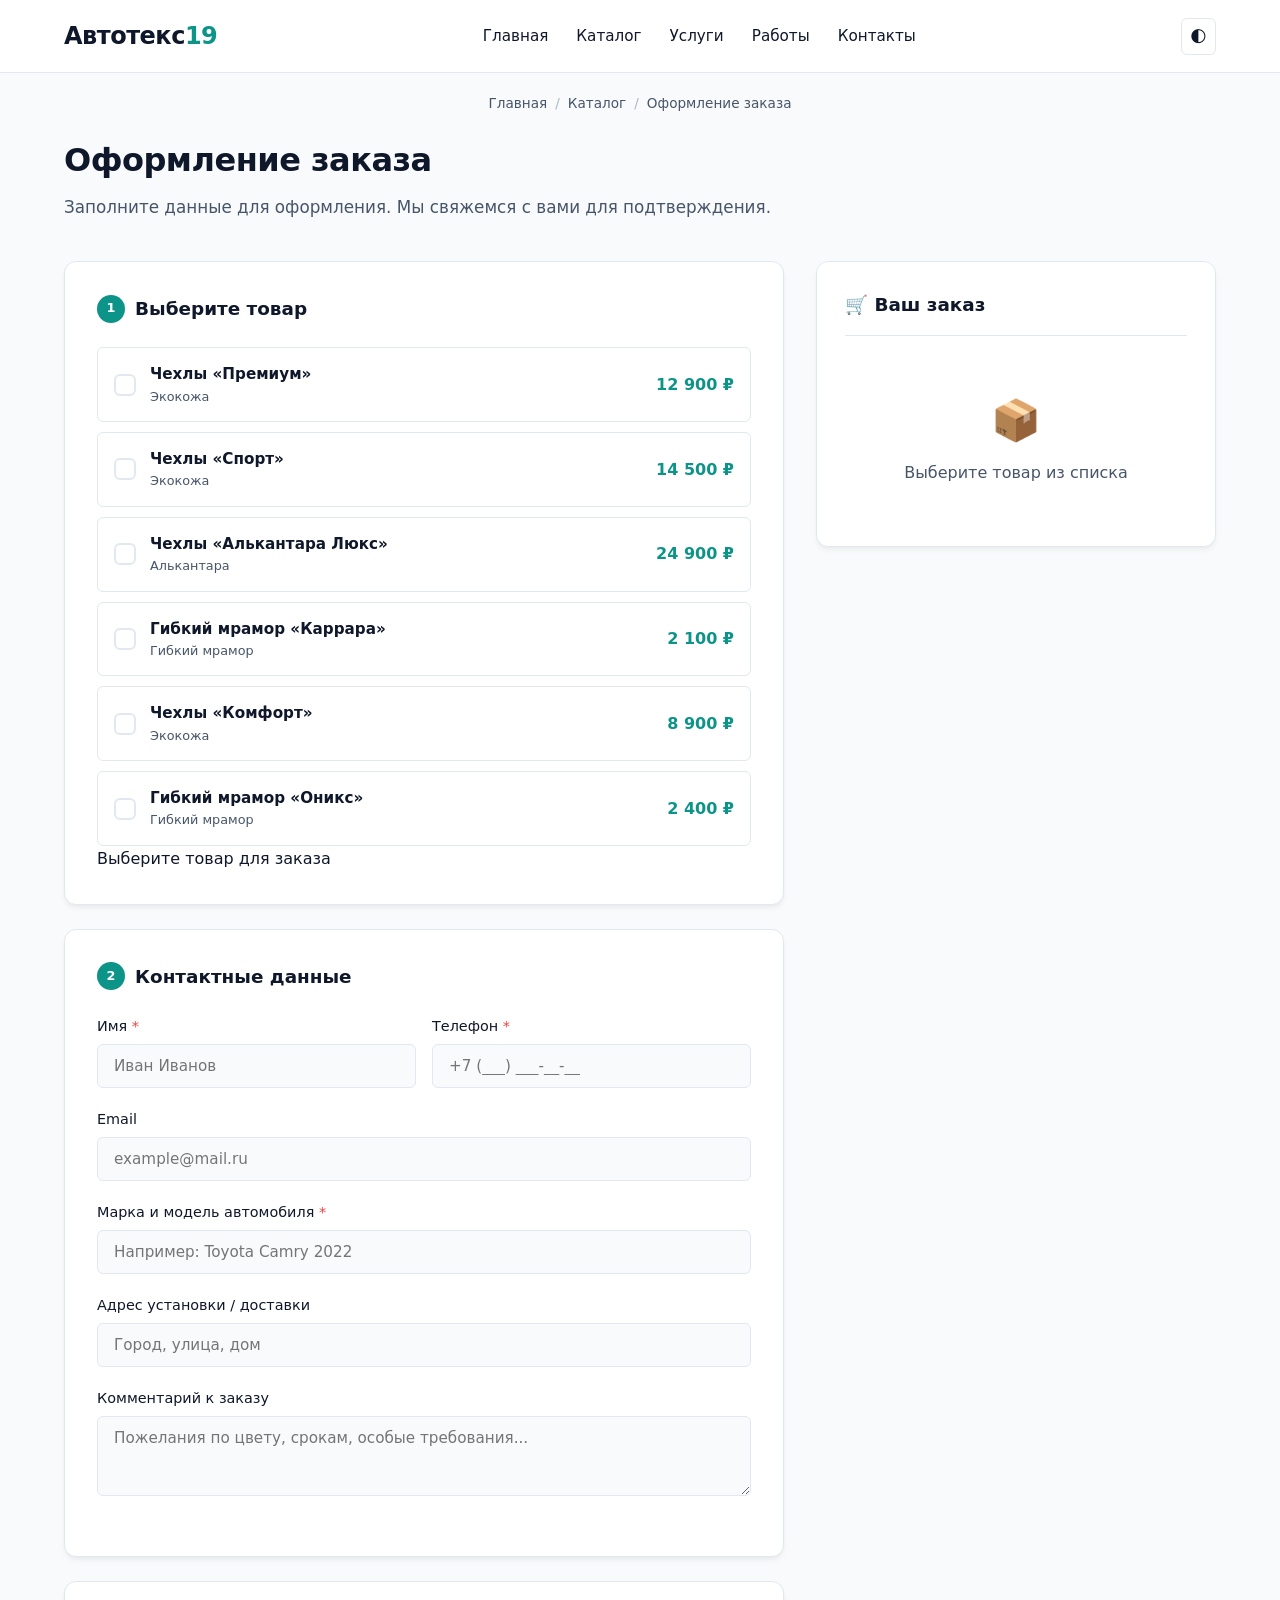
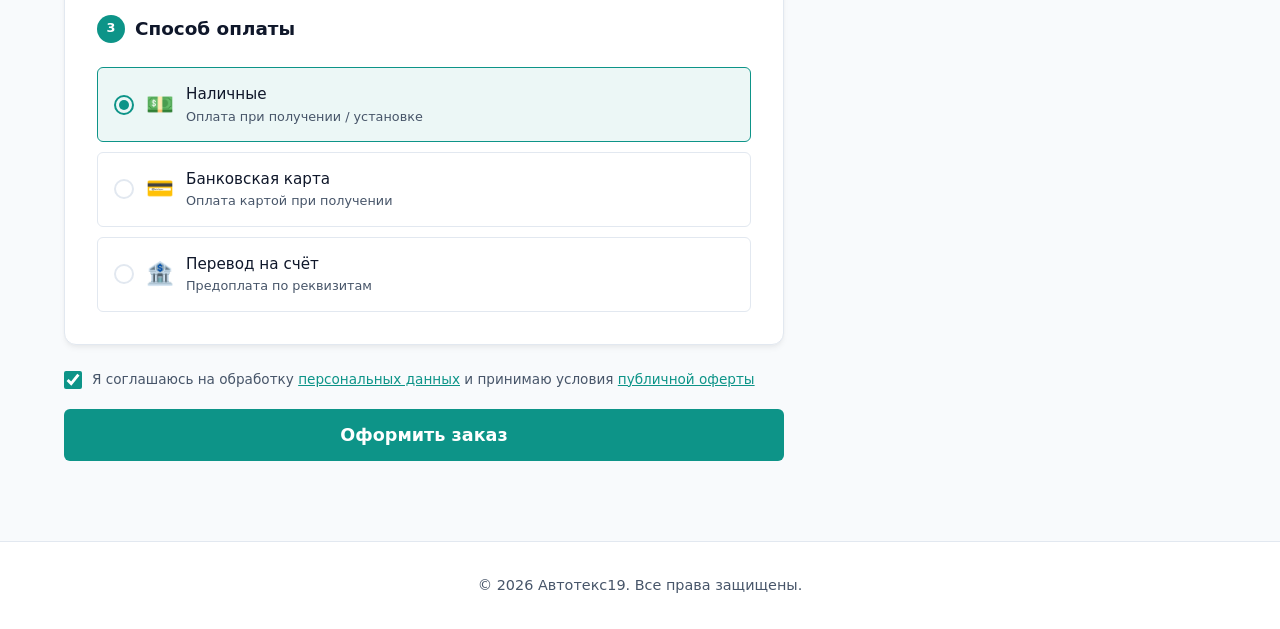
<file: checkout.html>
<!DOCTYPE html>
<html lang="ru" data-theme="light">
<head>
<meta charset="UTF-8">
<meta name="viewport" content="width=device-width, initial-scale=1.0">
<title>Оформление заказа | Автотекс19</title>
<style>
:root {
  --bg-primary: #F8FAFC;
  --bg-surface: #FFFFFF;
  --text-primary: #0F172A;
  --text-secondary: #475569;
  --accent: #0D9488;
  --accent-hover: #0F766E;
  --accent-light: rgba(13,148,136,0.08);
  --border: #E2E8F0;
  --shadow: 0 4px 6px -1px rgba(0,0,0,0.05), 0 2px 4px -1px rgba(0,0,0,0.03);
  --shadow-lg: 0 20px 25px -5px rgba(0,0,0,0.1), 0 8px 10px -6px rgba(0,0,0,0.05);
  --radius: 6px;
  --radius-lg: 12px;
  --error: #EF4444;
  --success: #10B981;
}
[data-theme="dark"] {
  --bg-primary: #0F172A;
  --bg-surface: #1E293B;
  --text-primary: #F8FAFC;
  --text-secondary: #94A3B8;
  --accent: #2DD4BF;
  --accent-hover: #14B8A6;
  --accent-light: rgba(45,212,191,0.1);
  --border: #334155;
  --shadow: 0 4px 6px -1px rgba(0,0,0,0.3);
  --shadow-lg: 0 20px 25px -5px rgba(0,0,0,0.4);
}

*, *::before, *::after { box-sizing: border-box; margin: 0; padding: 0; }
body {
  font-family: 'Inter', system-ui, -apple-system, sans-serif;
  background: var(--bg-primary);
  color: var(--text-primary);
  line-height: 1.6;
  min-height: 100vh;
  display: flex;
  flex-direction: column;
  transition: background-color 0.3s, color 0.3s;
}
a { text-decoration: none; color: inherit; transition: color 0.2s; }
a:hover { color: var(--accent); }
img { max-width: 100%; }
button { font-family: inherit; cursor: pointer; }

header {
  background: var(--bg-surface);
  border-bottom: 1px solid var(--border);
  position: sticky;
  top: 0;
  z-index: 100;
}
.nav-wrapper {
  max-width: 1200px;
  margin: 0 auto;
  padding: 0 24px;
  display: flex;
  justify-content: space-between;
  align-items: center;
  height: 72px;
}
.logo { font-size: 1.5rem; font-weight: 700; letter-spacing: -0.5px; }
.logo span { color: var(--accent); }
.nav-links { display: flex; gap: 28px; list-style: none; }
.nav-links a { font-weight: 500; font-size: 0.95rem; }
.theme-toggle {
  background: none;
  border: 1px solid var(--border);
  color: var(--text-primary);
  padding: 8px;
  border-radius: var(--radius);
  display: flex;
  align-items: center;
  justify-content: center;
  transition: all 0.2s;
  font-size: 1rem;
}
.theme-toggle:hover { border-color: var(--accent); color: var(--accent); }

.breadcrumb {
  max-width: 1200px;
  margin: 0 auto;
  padding: 20px 24px;
  font-size: 0.85rem;
  color: var(--text-secondary);
  display: flex;
  align-items: center;
  gap: 8px;
}
.breadcrumb a { color: var(--text-secondary); }
.breadcrumb a:hover { color: var(--accent); }
.breadcrumb .sep { opacity: 0.4; }

.main-content {
  max-width: 1200px;
  margin: 0 auto;
  padding: 0 24px 80px;
  width: 100%;
  flex-grow: 1;
}

.page { display: none; }
.page.active { display: block; animation: pageIn 0.4s ease; }
@keyframes pageIn {
  from { opacity: 0; transform: translateY(16px); }
  to { opacity: 1; transform: translateY(0); }
}

.checkout-title {
  font-size: 2rem;
  font-weight: 700;
  letter-spacing: -0.5px;
  margin-bottom: 8px;
}
.checkout-subtitle {
  color: var(--text-secondary);
  margin-bottom: 40px;
  font-size: 1.05rem;
}

.checkout-layout {
  display: grid;
  grid-template-columns: 1fr 400px;
  gap: 32px;
  align-items: start;
}

.form-card {
  background: var(--bg-surface);
  border: 1px solid var(--border);
  border-radius: var(--radius-lg);
  padding: 32px;
  box-shadow: var(--shadow);
}
.form-card h3 {
  font-size: 1.15rem;
  margin-bottom: 24px;
  display: flex;
  align-items: center;
  gap: 10px;
}
.form-card h3 .step-badge {
  width: 28px;
  height: 28px;
  border-radius: 50%;
  background: var(--accent);
  color: #fff;
  display: inline-flex;
  align-items: center;
  justify-content: center;
  font-size: 0.8rem;
  font-weight: 700;
  flex-shrink: 0;
}

.form-row {
  display: grid;
  grid-template-columns: 1fr 1fr;
  gap: 16px;
}

.form-group { margin-bottom: 20px; }
.form-group label {
  display: block;
  margin-bottom: 6px;
  font-weight: 500;
  font-size: 0.9rem;
}
.form-group label .required { color: var(--error); }
.form-group input,
.form-group textarea,
.form-group select {
  width: 100%;
  padding: 12px 16px;
  background: var(--bg-primary);
  border: 1px solid var(--border);
  border-radius: var(--radius);
  color: var(--text-primary);
  font-family: inherit;
  font-size: 0.95rem;
  transition: border-color 0.2s, box-shadow 0.2s;
}
.form-group input:focus,
.form-group textarea:focus,
.form-group select:focus {
  outline: none;
  border-color: var(--accent);
  box-shadow: 0 0 0 3px var(--accent-light);
}
.form-group input.error,
.form-group select.error {
  border-color: var(--error);
  box-shadow: 0 0 0 3px rgba(239,68,68,0.1);
}
.form-group .error-text {
  color: var(--error);
  font-size: 0.8rem;
  margin-top: 4px;
  display: none;
}
.form-group .error-text.visible { display: block; }
.form-group textarea { resize: vertical; min-height: 80px; }

.payment-options { display: flex; flex-direction: column; gap: 10px; }
.payment-option {
  display: flex;
  align-items: center;
  gap: 12px;
  padding: 14px 16px;
  border: 1px solid var(--border);
  border-radius: var(--radius);
  cursor: pointer;
  transition: all 0.2s;
}
.payment-option:hover { border-color: var(--accent); }
.payment-option.selected {
  border-color: var(--accent);
  background: var(--accent-light);
}
.payment-option input[type="radio"] { display: none; }
.payment-radio {
  width: 20px;
  height: 20px;
  border: 2px solid var(--border);
  border-radius: 50%;
  display: flex;
  align-items: center;
  justify-content: center;
  flex-shrink: 0;
  transition: all 0.2s;
}
.payment-option.selected .payment-radio {
  border-color: var(--accent);
}
.payment-option.selected .payment-radio::after {
  content: '';
  width: 10px;
  height: 10px;
  border-radius: 50%;
  background: var(--accent);
}
.payment-icon { font-size: 1.4rem; }
.payment-label { font-weight: 500; font-size: 0.95rem; }
.payment-desc { font-size: 0.8rem; color: var(--text-secondary); }

.summary-card {
  background: var(--bg-surface);
  border: 1px solid var(--border);
  border-radius: var(--radius-lg);
  padding: 28px;
  box-shadow: var(--shadow);
  position: sticky;
  top: 96px;
}
.summary-card h3 {
  font-size: 1.15rem;
  margin-bottom: 20px;
  padding-bottom: 16px;
  border-bottom: 1px solid var(--border);
}
.summary-item {
  display: flex;
  justify-content: space-between;
  align-items: center;
  padding: 12px 0;
  border-bottom: 1px solid var(--border);
}
.summary-item:last-of-type { border-bottom: none; }
.summary-item-info { flex: 1; }
.summary-item-name { font-weight: 600; font-size: 0.95rem; }
.summary-item-meta { font-size: 0.8rem; color: var(--text-secondary); margin-top: 2px; }
.summary-item-price { font-weight: 700; font-size: 1rem; white-space: nowrap; margin-left: 16px; }

.summary-row {
  display: flex;
  justify-content: space-between;
  padding: 8px 0;
  font-size: 0.95rem;
}
.summary-row.total {
  padding-top: 16px;
  margin-top: 8px;
  border-top: 2px solid var(--border);
  font-size: 1.2rem;
  font-weight: 700;
}
.summary-row.total .total-price { color: var(--accent); }

.summary-empty {
  text-align: center;
  padding: 32px 16px;
  color: var(--text-secondary);
}
.summary-empty .icon { font-size: 2.5rem; margin-bottom: 8px; }

.btn {
  display: inline-flex;
  align-items: center;
  justify-content: center;
  padding: 14px 28px;
  border-radius: var(--radius);
  font-weight: 600;
  font-size: 1rem;
  border: none;
  gap: 8px;
  transition: all 0.2s;
}
.btn-primary { background: var(--accent); color: #fff; }
.btn-primary:hover { background: var(--accent-hover); transform: translateY(-1px); box-shadow: var(--shadow-lg); }
.btn-primary:active { transform: translateY(0); }
.btn-secondary { background: transparent; border: 1px solid var(--border); color: var(--text-primary); }
.btn-secondary:hover { border-color: var(--accent); color: var(--accent); }
.btn-full { width: 100%; }
.btn-large { padding: 16px 32px; font-size: 1.1rem; }
.btn:disabled {
  opacity: 0.5;
  cursor: not-allowed;
  transform: none !important;
}

.checkbox-group {
  display: flex;
  align-items: flex-start;
  gap: 10px;
  margin: 20px 0;
}
.checkbox-group input[type="checkbox"] {
  width: 18px;
  height: 18px;
  margin-top: 2px;
  accent-color: var(--accent);
  flex-shrink: 0;
}
.checkbox-group label {
  font-size: 0.85rem;
  color: var(--text-secondary);
  cursor: pointer;
  line-height: 1.5;
}
.checkbox-group label a { color: var(--accent); text-decoration: underline; }

.confirm-wrapper {
  max-width: 680px;
  margin: 0 auto;
  text-align: center;
}
.confirm-icon {
  width: 100px;
  height: 100px;
  border-radius: 50%;
  background: linear-gradient(135deg, var(--accent), var(--accent-hover));
  display: flex;
  align-items: center;
  justify-content: center;
  margin: 0 auto 28px;
  font-size: 3rem;
  animation: popIn 0.5s cubic-bezier(0.175, 0.885, 0.32, 1.275);
}
@keyframes popIn {
  0% { transform: scale(0); opacity: 0; }
  100% { transform: scale(1); opacity: 1; }
}
.confirm-title {
  font-size: 2rem;
  font-weight: 700;
  margin-bottom: 8px;
  letter-spacing: -0.5px;
}
.confirm-subtitle {
  color: var(--text-secondary);
  font-size: 1.05rem;
  margin-bottom: 36px;
}
.confirm-order-number {
  display: inline-block;
  background: var(--accent-light);
  color: var(--accent);
  padding: 8px 20px;
  border-radius: 99px;
  font-weight: 700;
  font-size: 1.1rem;
  margin-bottom: 32px;
}

.confirm-details {
  background: var(--bg-surface);
  border: 1px solid var(--border);
  border-radius: var(--radius-lg);
  padding: 28px;
  text-align: left;
  box-shadow: var(--shadow);
  margin-bottom: 32px;
}
.confirm-details h3 {
  font-size: 1.1rem;
  margin-bottom: 20px;
  padding-bottom: 12px;
  border-bottom: 1px solid var(--border);
}
.confirm-row {
  display: flex;
  justify-content: space-between;
  padding: 10px 0;
  border-bottom: 1px solid var(--border);
  font-size: 0.95rem;
}
.confirm-row:last-child { border-bottom: none; }
.confirm-row .label { color: var(--text-secondary); }
.confirm-row .value { font-weight: 600; text-align: right; }
.confirm-row.total {
  font-size: 1.15rem;
  font-weight: 700;
  margin-top: 8px;
  padding-top: 14px;
  border-top: 2px solid var(--border);
  border-bottom: none;
}
.confirm-row.total .value { color: var(--accent); }

.confirm-status {
  display: inline-flex;
  align-items: center;
  gap: 6px;
  padding: 6px 14px;
  border-radius: 99px;
  font-size: 0.85rem;
  font-weight: 600;
  background: rgba(59,130,246,0.1);
  color: #3B82F6;
}

.confirm-actions {
  display: flex;
  gap: 16px;
  justify-content: center;
  flex-wrap: wrap;
}

.product-picker { display: flex; flex-direction: column; gap: 10px; }
.product-pick {
  display: flex;
  align-items: center;
  gap: 14px;
  padding: 14px 16px;
  border: 1px solid var(--border);
  border-radius: var(--radius);
  cursor: pointer;
  transition: all 0.2s;
}
.product-pick:hover { border-color: var(--accent); background: var(--accent-light); }
.product-pick.selected { border-color: var(--accent); background: var(--accent-light); }
.product-pick input[type="radio"] { display: none; }
.product-pick-check {
  width: 22px; height: 22px;
  border: 2px solid var(--border);
  border-radius: var(--radius);
  display: flex; align-items: center; justify-content: center;
  flex-shrink: 0;
  transition: all 0.2s;
}
.product-pick.selected .product-pick-check {
  border-color: var(--accent);
  background: var(--accent);
  color: #fff;
}
.product-pick.selected .product-pick-check::after { content: '✓'; font-size: 0.8rem; font-weight: 700; }
.product-pick-info { flex: 1; }
.product-pick-name { font-weight: 600; font-size: 0.95rem; }
.product-pick-cat { font-size: 0.8rem; color: var(--text-secondary); }
.product-pick-price { font-weight: 700; color: var(--accent); white-space: nowrap; }

footer {
  background: var(--bg-surface);
  border-top: 1px solid var(--border);
  padding: 32px 24px;
  text-align: center;
  color: var(--text-secondary);
  font-size: 0.9rem;
  margin-top: auto;
}

@media (max-width: 900px) {
  .checkout-layout { grid-template-columns: 1fr; }
  .summary-card { position: static; order: -1; }
  .nav-links { display: none; }
}
@media (max-width: 600px) {
  .form-row { grid-template-columns: 1fr; }
  .checkout-title { font-size: 1.5rem; }
  .form-card, .summary-card, .confirm-details { padding: 20px; }
  .confirm-actions { flex-direction: column; }
  .confirm-actions .btn { width: 100%; }
}
</style>
</head>
<body>

<header>
  <div class="nav-wrapper">
    <a href="index.html" class="logo">Автотекс<span>19</span></a>
    <ul class="nav-links">
      <li><a href="index.html">Главная</a></li>
      <li><a href="catalog.html">Каталог</a></li>
      <li><a href="services.html">Услуги</a></li>
      <li><a href="portfolio.html">Работы</a></li>
      <li><a href="contacts.html">Контакты</a></li>
    </ul>
    <button class="theme-toggle" onclick="toggleTheme()" title="Сменить тему">🌓</button>
  </div>
</header>

<div class="breadcrumb" id="breadcrumb">
  <a href="index.html">Главная</a>
  <span class="sep">/</span>
  <a href="catalog.html">Каталог</a>
  <span class="sep">/</span>
  <span id="breadcrumbCurrent">Оформление заказа</span>
</div>

<div class="main-content">
  <div class="page active" id="page-checkout">
    <h1 class="checkout-title">Оформление заказа</h1>
    <p class="checkout-subtitle">Заполните данные для оформления. Мы свяжемся с вами для подтверждения.</p>

    <div class="checkout-layout">
      <div>
        <div class="form-card" style="margin-bottom:24px;">
          <h3><span class="step-badge">1</span> Выберите товар</h3>
          <div class="product-picker" id="productPicker"></div>
          <div class="error-text" id="productError">Выберите товар для заказа</div>
        </div>
        <div class="form-card" style="margin-bottom:24px;">
          <h3><span class="step-badge">2</span> Контактные данные</h3>
          <form id="checkoutForm" novalidate>
            <div class="form-row">
              <div class="form-group">
                <label>Имя <span class="required">*</span></label>
                <input type="text" id="cName" placeholder="Иван Иванов" required>
                <div class="error-text">Введите имя</div>
              </div>
              <div class="form-group">
                <label>Телефон <span class="required">*</span></label>
                <input type="tel" id="cPhone" placeholder="+7 (___) ___-__-__" required>
                <div class="error-text">Введите телефон</div>
              </div>
            </div>
            <div class="form-group">
              <label>Email</label>
              <input type="email" id="cEmail" placeholder="example@mail.ru">
            </div>
            <div class="form-group">
              <label>Марка и модель автомобиля <span class="required">*</span></label>
              <input type="text" id="cCar" placeholder="Например: Toyota Camry 2022" required>
              <div class="error-text">Укажите автомобиль</div>
            </div>
            <div class="form-group">
              <label>Адрес установки / доставки</label>
              <input type="text" id="cAddress" placeholder="Город, улица, дом">
            </div>
            <div class="form-group">
              <label>Комментарий к заказу</label>
              <textarea id="cComment" placeholder="Пожелания по цвету, срокам, особые требования..."></textarea>
            </div>
          </form>
        </div>
        <div class="form-card" style="margin-bottom:24px;">
          <h3><span class="step-badge">3</span> Способ оплаты</h3>
          <div class="payment-options">
            <label class="payment-option selected" data-method="cash">
              <input type="radio" name="payment" value="cash" checked>
              <span class="payment-radio"></span>
              <span class="payment-icon">💵</span>
              <div>
                <div class="payment-label">Наличные</div>
                <div class="payment-desc">Оплата при получении / установке</div>
              </div>
            </label>
            <label class="payment-option" data-method="card">
              <input type="radio" name="payment" value="card">
              <span class="payment-radio"></span>
              <span class="payment-icon">💳</span>
              <div>
                <div class="payment-label">Банковская карта</div>
                <div class="payment-desc">Оплата картой при получении</div>
              </div>
            </label>
            <label class="payment-option" data-method="transfer">
              <input type="radio" name="payment" value="transfer">
              <span class="payment-radio"></span>
              <span class="payment-icon">🏦</span>
              <div>
                <div class="payment-label">Перевод на счёт</div>
                <div class="payment-desc">Предоплата по реквизитам</div>
              </div>
            </label>
          </div>
        </div>
        <div class="checkbox-group">
          <input type="checkbox" id="cAgree" checked>
          <label for="cAgree">Я соглашаюсь на обработку <a href="#">персональных данных</a> и принимаю условия <a href="#">публичной оферты</a></label>
        </div>

        <button class="btn btn-primary btn-full btn-large" onclick="submitOrder()" id="submitBtn">
          Оформить заказ
        </button>
      </div>
      <aside>
        <div class="summary-card">
          <h3>🛒 Ваш заказ</h3>
          <div id="summaryContent">
            <div class="summary-empty">
              <div class="icon">📦</div>
              <p>Выберите товар из списка</p>
            </div>
          </div>
        </div>
      </aside>
    </div>
  </div>

  <div class="page" id="page-confirm">
    <div class="confirm-wrapper">
      <div class="confirm-icon">✓</div>
      <h1 class="confirm-title">Заказ оформлен!</h1>
      <p class="confirm-subtitle">Спасибо за заказ! Мы свяжемся с вами в течение 30 минут для подтверждения.</p>
      <div class="confirm-order-number" id="confirmOrderNumber">Заказ #0000</div>

      <div class="confirm-details">
        <h3>📋 Детали заказа</h3>
        <div id="confirmDetails"></div>
      </div>

      <div class="confirm-actions">
        <a href="catalog.html" class="btn btn-primary">← Вернуться в каталог</a>
        <a href="index.html" class="btn btn-secondary">На главную</a>
      </div>
    </div>
  </div>

</div>

<footer>
  © 2026 Автотекс19. Все права защищены.
</footer>

<script>
function toggleTheme() {
  const html = document.documentElement;
  const t = html.getAttribute('data-theme') === 'dark' ? 'light' : 'dark';
  html.setAttribute('data-theme', t);
  localStorage.setItem('theme', t);
}
document.documentElement.setAttribute('data-theme', localStorage.getItem('theme') || 'light');

const DB = {
  getProducts: () => JSON.parse(localStorage.getItem('atx_products') || '[]'),
  getOrders: () => JSON.parse(localStorage.getItem('atx_orders') || '[]'),
  setOrders: (o) => localStorage.setItem('atx_orders', JSON.stringify(o)),
};

const catNames = { ecoleather: 'Экокожа', alcantara: 'Алькантара', marble: 'Гибкий мрамор' };
let products = DB.getProducts().filter(p => p.status === 'active');
if (products.length === 0) {
  products = [
    { id: 1, name: 'Чехлы «Премиум»', category: 'ecoleather', price: 12900, status: 'active' },
    { id: 2, name: 'Чехлы «Спорт»', category: 'ecoleather', price: 14500, status: 'active' },
    { id: 3, name: 'Чехлы «Алькантара Люкс»', category: 'alcantara', price: 24900, status: 'active' },
    { id: 4, name: 'Гибкий мрамор «Каррара»', category: 'marble', price: 2100, status: 'active' },
    { id: 5, name: 'Чехлы «Комфорт»', category: 'ecoleather', price: 8900, status: 'active' },
    { id: 6, name: 'Гибкий мрамор «Оникс»', category: 'marble', price: 2400, status: 'active' },
  ];
}

let selectedProduct = null;
const preselected = localStorage.getItem('atx_checkout_product');
if (preselected) {
  try {
    selectedProduct = JSON.parse(preselected);
    localStorage.removeItem('atx_checkout_product');
  } catch(e) {}
}
function renderProductPicker() {
  const picker = document.getElementById('productPicker');
  picker.innerHTML = products.map(p => `
    <label class="product-pick ${selectedProduct?.id === p.id ? 'selected' : ''}" data-id="${p.id}">
      <input type="radio" name="product" value="${p.id}" ${selectedProduct?.id === p.id ? 'checked' : ''}>
      <span class="product-pick-check"></span>
      <div class="product-pick-info">
        <div class="product-pick-name">${p.name}</div>
        <div class="product-pick-cat">${catNames[p.category] || p.category}</div>
      </div>
      <div class="product-pick-price">${formatPrice(p.price)}</div>
    </label>
  `).join('');

  picker.querySelectorAll('.product-pick').forEach(el => {
    el.addEventListener('click', () => {
      picker.querySelectorAll('.product-pick').forEach(x => x.classList.remove('selected'));
      el.classList.add('selected');
      el.querySelector('input').checked = true;
      const id = +el.dataset.id;
      selectedProduct = products.find(p => p.id === id);
      renderSummary();
      document.getElementById('productError').classList.remove('visible');
    });
  });
}

function renderSummary() {
  const el = document.getElementById('summaryContent');
  if (!selectedProduct) {
    el.innerHTML = '<div class="summary-empty"><div class="icon">📦</div><p>Выберите товар из списка</p></div>';
    return;
  }
  const delivery = 0;
  const total = selectedProduct.price + delivery;
  el.innerHTML = `
    <div class="summary-item">
      <div class="summary-item-info">
        <div class="summary-item-name">${selectedProduct.name}</div>
        <div class="summary-item-meta">${catNames[selectedProduct.category] || selectedProduct.category}</div>
      </div>
      <div class="summary-item-price">${formatPrice(selectedProduct.price)}</div>
    </div>
    <div style="padding-top:12px;">
      <div class="summary-row">
        <span>Товар</span>
        <span>${formatPrice(selectedProduct.price)}</span>
      </div>
      <div class="summary-row">
        <span>Доставка / установка</span>
        <span style="color:var(--success);">Бесплатно</span>
      </div>
      <div class="summary-row total">
        <span>Итого</span>
        <span class="total-price">${formatPrice(total)}</span>
      </div>
    </div>
  `;
}

document.querySelectorAll('.payment-option').forEach(opt => {
  opt.addEventListener('click', () => {
    document.querySelectorAll('.payment-option').forEach(o => o.classList.remove('selected'));
    opt.classList.add('selected');
    opt.querySelector('input').checked = true;
  });
});

document.getElementById('cPhone').addEventListener('input', (e) => {
  let v = e.target.value.replace(/\D/g, '');
  if (v.startsWith('7') || v.startsWith('8')) v = v.substring(1);
  let f = '+7';
  if (v.length > 0) f += ' (' + v.substring(0, 3);
  if (v.length >= 3) f += ') ' + v.substring(3, 6);
  if (v.length >= 6) f += '-' + v.substring(6, 8);
  if (v.length >= 8) f += '-' + v.substring(8, 10);
  e.target.value = f;
});

function submitOrder() {
  let valid = true;
  if (!selectedProduct) {
    document.getElementById('productError').classList.add('visible');
    valid = false;
  }
  const fields = [
    { id: 'cName', min: 2 },
    { id: 'cPhone', min: 11 },
    { id: 'cCar', min: 3 },
  ];

  fields.forEach(f => {
    const input = document.getElementById(f.id);
    const errEl = input.parentElement.querySelector('.error-text');
    const val = input.value.trim();
    if (val.length < f.min) {
      input.classList.add('error');
      if (errEl) errEl.classList.add('visible');
      valid = false;
    } else {
      input.classList.remove('error');
      if (errEl) errEl.classList.remove('visible');
    }
  });
  if (!document.getElementById('cAgree').checked) {
    alert('Пожалуйста, примите условия обработки персональных данных');
    valid = false;
  }

  if (!valid) {
    const firstErr = document.querySelector('.error, .error-text.visible');
    if (firstErr) firstErr.scrollIntoView({ behavior: 'smooth', block: 'center' });
    return;
  }
  const payment = document.querySelector('input[name="payment"]:checked').value;
  const paymentLabels = { cash: 'Наличные', card: 'Банковская карта', transfer: 'Перевод на счёт' };
  const orderId = Date.now();
  const orderData = {
    id: orderId,
    client: document.getElementById('cName').value.trim(),
    phone: document.getElementById('cPhone').value.trim(),
    email: document.getElementById('cEmail').value.trim(),
    car: document.getElementById('cCar').value.trim(),
    address: document.getElementById('cAddress').value.trim(),
    comment: document.getElementById('cComment').value.trim(),
    product: selectedProduct.name,
    productId: selectedProduct.id,
    amount: selectedProduct.price,
    payment: paymentLabels[payment],
    status: 'new',
    date: new Date().toISOString().split('T')[0],
  };
  const orders = DB.getOrders();
  orders.push(orderData);
  DB.setOrders(orders);
  showConfirmation(orderData);
}
function showConfirmation(order) {
  document.getElementById('page-checkout').classList.remove('active');
  document.getElementById('page-confirm').classList.add('active');
  document.getElementById('breadcrumbCurrent').textContent = 'Заказ оформлен';

  document.getElementById('confirmOrderNumber').textContent = `Заказ #${order.id}`;

  const paymentLabels = { cash: '💵 Наличные', card: '💳 Карта', transfer: '🏦 Перевод' };

  document.getElementById('confirmDetails').innerHTML = `
    <div class="confirm-row">
      <span class="label">Статус</span>
      <span class="value"><span class="confirm-status">⏳ Ожидает подтверждения</span></span>
    </div>
    <div class="confirm-row">
      <span class="label">Дата</span>
      <span class="value">${formatDate(order.date)}</span>
    </div>
    <div class="confirm-row">
      <span class="label">Товар</span>
      <span class="value">${order.product}</span>
    </div>
    <div class="confirm-row">
      <span class="label">Клиент</span>
      <span class="value">${order.client}</span>
    </div>
    <div class="confirm-row">
      <span class="label">Телефон</span>
      <span class="value">${order.phone}</span>
    </div>
    ${order.email ? `<div class="confirm-row"><span class="label">Email</span><span class="value">${order.email}</span></div>` : ''}
    <div class="confirm-row">
      <span class="label">Автомобиль</span>
      <span class="value">${order.car}</span>
    </div>
    ${order.address ? `<div class="confirm-row"><span class="label">Адрес</span><span class="value">${order.address}</span></div>` : ''}
    <div class="confirm-row">
      <span class="label">Оплата</span>
      <span class="value">${order.payment}</span>
    </div>
    ${order.comment ? `<div class="confirm-row"><span class="label">Комментарий</span><span class="value" style="max-width:250px;">${order.comment}</span></div>` : ''}
    <div class="confirm-row total">
      <span class="label">Итого</span>
      <span class="value">${formatPrice(order.amount)}</span>
    </div>
  `;

  window.scrollTo({ top: 0, behavior: 'smooth' });
}
function formatPrice(p) { return new Intl.NumberFormat('ru-RU').format(p) + ' ₽'; }
function formatDate(d) {
  const months = ['января','февраля','марта','апреля','мая','июня','июля','августа','сентября','октября','ноября','декабря'];
  const dt = new Date(d);
  return `${dt.getDate()} ${months[dt.getMonth()]} ${dt.getFullYear()}`;
}

renderProductPicker();
renderSummary();

document.querySelectorAll('#checkoutForm input, #checkoutForm textarea').forEach(input => {
  input.addEventListener('input', () => {
    input.classList.remove('error');
    const errEl = input.parentElement.querySelector('.error-text');
    if (errEl) errEl.classList.remove('visible');
  });
});
</script>
</body>
</html>
</file>
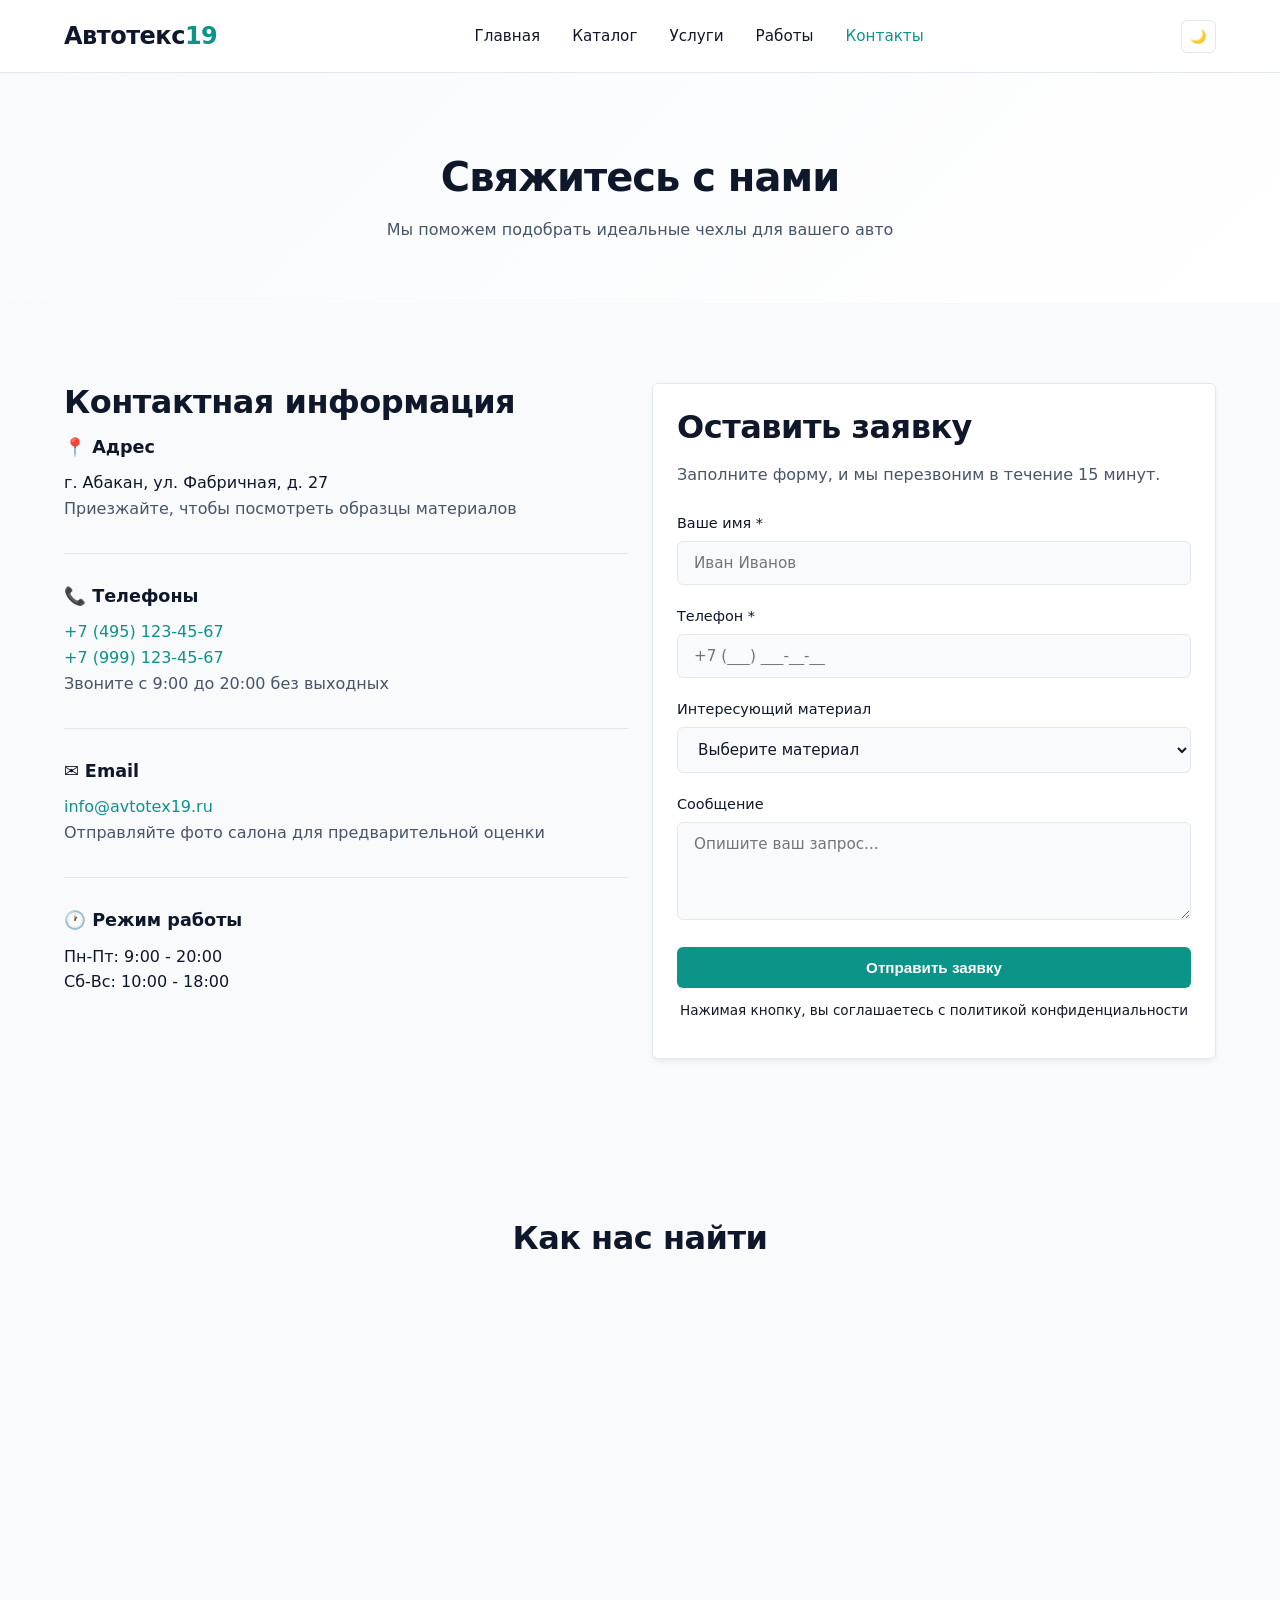
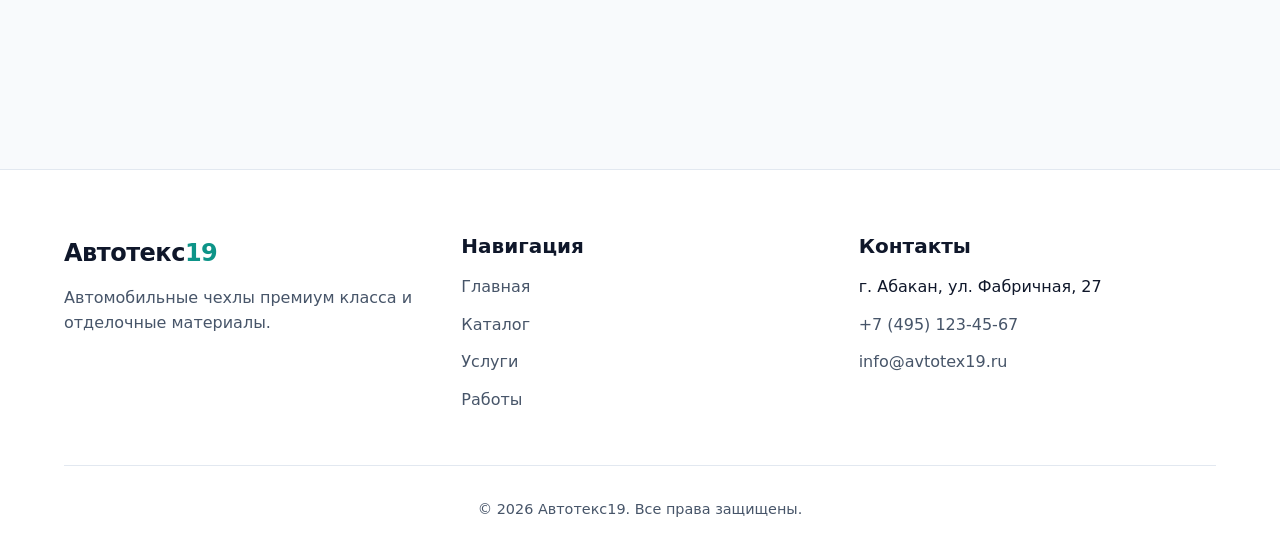
<file: contacts.html>
<!DOCTYPE html>
<html lang="ru">
<head>
    <meta charset="UTF-8">
    <meta name="viewport" content="width=device-width, initial-scale=1.0">
    <title>Контакты | Автотекс19</title>
    <link rel="stylesheet" href="style.css">
</head>
<body>
    <header>
        <div class="container">
            <div class="nav-wrapper">
                <a href="index.html" class="logo">Автотекс<span>19</span></a>
                <nav>
                    <ul>
                        <li><a href="index.html">Главная</a></li>
                        <li><a href="catalog.html">Каталог</a></li>
                        <li><a href="services.html">Услуги</a></li>
                        <li><a href="portfolio.html">Работы</a></li>
                        <li><a href="contacts.html" class="active">Контакты</a></li>
                    </ul>
                </nav>
                <button class="theme-toggle" aria-label="Сменить тему">🌙</button>
                <button class="burger" aria-label="Меню">
                    <span></span><span></span><span></span>
                </button>
            </div>
        </div>
    </header>

    <main>
        <section class="hero-small">
            <div class="container">
                <h1>Свяжитесь с нами</h1>
                <p class="text-secondary">Мы поможем подобрать идеальные чехлы для вашего авто</p>
            </div>
        </section>

        <section>
            <div class="container">
                <div class="grid grid-2">
                    <!-- Левая колонка: контакты -->
                    <div>
                        <h2>Контактная информация</h2>
                        
                        <div class="contact-block">
                            <h3>📍 Адрес</h3>
                            <p>г. Абакан, ул. Фабричная, д. 27</p>
                            <p class="text-secondary">Приезжайте, чтобы посмотреть образцы материалов</p>
                        </div>
                        
                        <div class="contact-block">
                            <h3>📞 Телефоны</h3>
                            <p><a href="tel:+74951234567">+7 (495) 123-45-67</a></p>
                            <p><a href="tel:+79991234567">+7 (999) 123-45-67</a></p>
                            <p class="text-secondary">Звоните с 9:00 до 20:00 без выходных</p>
                        </div>
                        
                        <div class="contact-block">
                            <h3>✉️ Email</h3>
                            <p><a href="mailto:info@avtotex19.ru">info@avtotex19.ru</a></p>
                            <p class="text-secondary">Отправляйте фото салона для предварительной оценки</p>
                        </div>
                        
                        <div class="contact-block">
                            <h3>🕐 Режим работы</h3>
                            <p>Пн-Пт: 9:00 - 20:00</p>
                            <p>Сб-Вс: 10:00 - 18:00</p>
                        </div>
                    </div>
                    
                    <!-- Правая колонка: форма -->
                    <div class="card">
                        <h2>Оставить заявку</h2>
                        <p class="text-secondary" style="margin-bottom: 24px;">Заполните форму, и мы перезвоним в течение 15 минут.</p>
                        
                        <form class="contact-form" novalidate>
                            <div class="form-group">
                                <label for="name">Ваше имя *</label>
                                <input type="text" id="name" name="name" required minlength="2" maxlength="50" placeholder="Иван Иванов">
                                <span class="form-error"></span>
                            </div>
                            
                            <div class="form-group">
                                <label for="phone">Телефон *</label>
                                <input type="tel" id="phone" name="phone" required placeholder="+7 (___) ___-__-__">
                                <span class="form-error"></span>
                            </div>
                            
                            <div class="form-group">
                                <label for="material">Интересующий материал</label>
                                <select id="material" name="material">
                                    <option value="">Выберите материал</option>
                                    <option value="eco">Экокожа</option>
                                    <option value="alcantara">Алькантара</option>
                                    <option value="velour">Велюр</option>
                                    <option value="marble">Гибкий мрамор</option>
                                    <option value="consult">Нужна консультация</option>
                                </select>
                            </div>
                            
                            <div class="form-group">
                                <label for="message">Сообщение</label>
                                <textarea id="message" name="message" rows="4" placeholder="Опишите ваш запрос..."></textarea>
                                <span class="form-error"></span>
                            </div>
                            
                            <button type="submit" class="btn btn-primary btn-full">Отправить заявку</button>
                            <p class="form-note">Нажимая кнопку, вы соглашаетесь с политикой конфиденциальности</p>
                        </form>
                    </div>
                </div>
            </div>
        </section>

        <section>
            <div class="container">
                <h2 style="text-align: center; margin-bottom: 32px;">Как нас найти</h2>
                <div class="map-placeholder">
<iframe src="https://www.google.com/maps/embed?pb=!1m18!1m12!1m3!1d2359.9479675296916!2d91.46806907675564!3d53.73700147240513!2m3!1f0!2f0!3f0!3m2!1i1024!2i768!4f13.1!3m3!1m2!1s0x5d2c1872c44c3585%3A0x4e85aecb4a79cbf8!2sAvtoteks19!5e0!3m2!1sen!2sru!4v1782044622194!5m2!1sen!2sru" width="600" height="450" style="border:0;" allowfullscreen="" loading="lazy" referrerpolicy="no-referrer-when-downgrade"></iframe>
                </div>
            </div>
        </section>
    </main>

    <footer>
        <div class="container">
            <div class="footer-grid">
                <div>
                    <a href="index.html" class="logo">Автотекс<span>19</span></a>
                    <p class="text-secondary" style="margin-top: 12px;">Автомобильные чехлы премиум класса и отделочные материалы.</p>
                </div>
                <div>
                    <h3>Навигация</h3>
                    <ul class="footer-links">
                        <li><a href="index.html">Главная</a></li>
                        <li><a href="catalog.html">Каталог</a></li>
                        <li><a href="services.html">Услуги</a></li>
                        <li><a href="portfolio.html">Работы</a></li>
                    </ul>
                </div>
                <div>
                    <h3>Контакты</h3>
                    <ul class="footer-links">
                        <li>г. Абакан, ул. Фабричная, 27</li>
                        <li><a href="tel:+74951234567">+7 (495) 123-45-67</a></li>
                        <li><a href="mailto:info@avtotex19.ru">info@avtotex19.ru</a></li>
                    </ul>
                </div>
            </div>
            <div class="footer-bottom">© 2026 Автотекс19. Все права защищены.</div>
        </div>
    </footer>

    <script>
        // ============ ТЕМА ============
        const themeToggle = document.querySelector('.theme-toggle');
        const savedTheme = localStorage.getItem('theme') || 'light';
        document.documentElement.setAttribute('data-theme', savedTheme);
        themeToggle.textContent = savedTheme === 'dark' ? '☀️' : '🌙';
        themeToggle.addEventListener('click', () => {
            const current = document.documentElement.getAttribute('data-theme');
            const next = current === 'dark' ? 'light' : 'dark';
            document.documentElement.setAttribute('data-theme', next);
            localStorage.setItem('theme', next);
            themeToggle.textContent = next === 'dark' ? '☀️' : '🌙';
        });

        // ============ БУРГЕР ============
        const burger = document.querySelector('.burger');
        const navList = document.querySelector('nav ul');
        burger?.addEventListener('click', () => navList.classList.toggle('active'));

        // ============ ВАЛИДАЦИЯ ФОРМЫ ============
        const form = document.querySelector('.contact-form');
        const nameInput = document.getElementById('name');
        const phoneInput = document.getElementById('phone');
        const messageInput = document.getElementById('message');

        // Маска телефона
        phoneInput.addEventListener('input', function(e) {
            let value = e.target.value.replace(/\D/g, '');
            if (value.startsWith('8')) value = '7' + value.slice(1);
            if (!value.startsWith('7') && value.length > 0) value = '7' + value;
            
            let formatted = '';
            if (value.length > 0) formatted = '+7';
            if (value.length > 1) formatted += ' (' + value.slice(1, 4);
            if (value.length > 4) formatted += ') ' + value.slice(4, 7);
            if (value.length > 7) formatted += '-' + value.slice(7, 9);
            if (value.length > 9) formatted += '-' + value.slice(9, 11);
            
            e.target.value = formatted;
        });

        // Валидаторы
        function validateName(value) {
            if (!value.trim()) return 'Введите имя';
            if (value.trim().length < 2) return 'Имя слишком короткое (мин. 2 символа)';
            if (value.trim().length > 50) return 'Имя слишком длинное (макс. 50 символов)';
            if (!/^[а-яА-ЯёЁa-zA-Z\s\-]+$/.test(value.trim())) return 'Только буквы, пробелы и дефис';
            return '';
        }

        function validatePhone(value) {
            const digits = value.replace(/\D/g, '');
            if (!value.trim()) return 'Введите телефон';
            if (digits.length !== 11) return 'Введите полный номер (11 цифр)';
            return '';
        }

        function validateMessage(value) {
            if (value.trim() && value.trim().length < 10) return 'Сообщение слишком короткое (мин. 10 символов)';
            if (value.trim().length > 1000) return 'Сообщение слишком длинное (макс. 1000 символов)';
            return '';
        }

        // Показ ошибок/успеха
        function showError(input, message) {
            const group = input.closest('.form-group');
            const errorSpan = group.querySelector('.form-error');
            group.classList.add('error');
            group.classList.remove('success');
            errorSpan.textContent = message;
        }

        function showSuccess(input) {
            const group = input.closest('.form-group');
            group.classList.remove('error');
            group.classList.add('success');
            group.querySelector('.form-error').textContent = '';
        }

        // Валидация при потере фокуса
        nameInput.addEventListener('blur', () => {
            const error = validateName(nameInput.value);
            error ? showError(nameInput, error) : showSuccess(nameInput);
        });

        phoneInput.addEventListener('blur', () => {
            const error = validatePhone(phoneInput.value);
            error ? showError(phoneInput, error) : showSuccess(phoneInput);
        });

        messageInput.addEventListener('blur', () => {
            const error = validateMessage(messageInput.value);
            error ? showError(messageInput, error) : showSuccess(messageInput);
        });

        // Убираем ошибку при вводе
        [nameInput, phoneInput, messageInput].forEach(input => {
            input.addEventListener('input', () => {
                const group = input.closest('.form-group');
                if (group.classList.contains('error')) {
                    group.classList.remove('error');
                    group.querySelector('.form-error').textContent = '';
                }
            });
        });

        // Отправка формы
        form.addEventListener('submit', function(e) {
            e.preventDefault();
            
            let hasErrors = false;
            
            const nameError = validateName(nameInput.value);
            if (nameError) { showError(nameInput, nameError); hasErrors = true; }
            else showSuccess(nameInput);
            
            const phoneError = validatePhone(phoneInput.value);
            if (phoneError) { showError(phoneInput, phoneError); hasErrors = true; }
            else showSuccess(phoneInput);
            
            const messageError = validateMessage(messageInput.value);
            if (messageError) { showError(messageInput, messageError); hasErrors = true; }
            else if (messageInput.value.trim()) showSuccess(messageInput);
            
            if (hasErrors) {
                const firstError = form.querySelector('.form-group.error');
                firstError?.scrollIntoView({ behavior: 'smooth', block: 'center' });
                return;
            }
            
            // Успешная отправка
            const successMsg = document.createElement('div');
            successMsg.className = 'form-success-message show';
            successMsg.textContent = '✓ Заявка отправлена! Мы перезвоним в течение 15 минут.';
            form.appendChild(successMsg);
            
            form.reset();
            form.querySelectorAll('.form-group').forEach(g => {
                g.classList.remove('success', 'error');
            });
            
            setTimeout(() => successMsg.remove(), 5000);
        });
    </script>
</body>
</html>
</file>
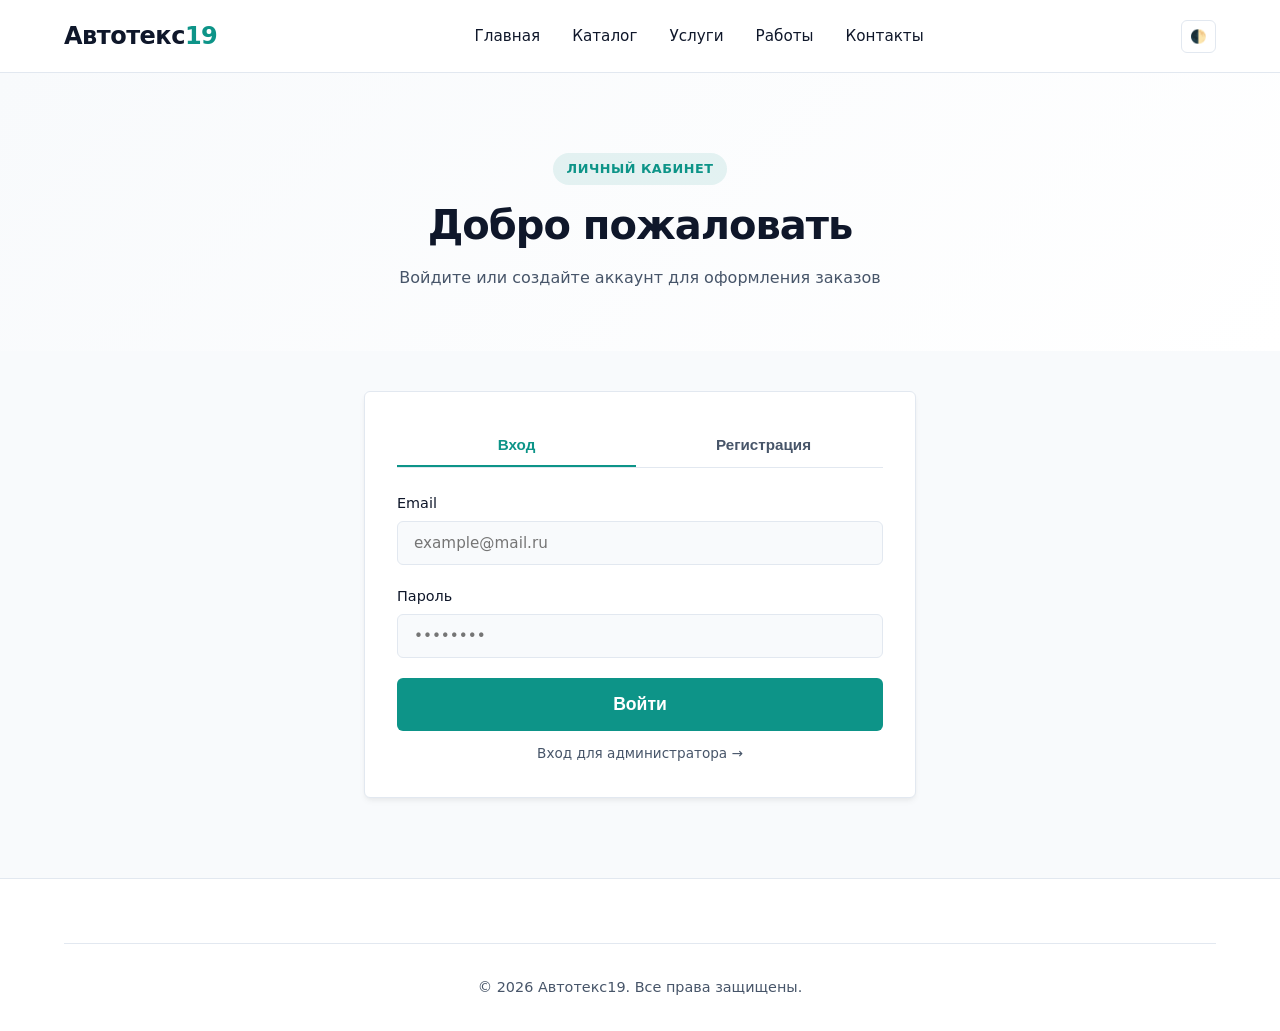
<file: login.html>
<!DOCTYPE html>
<html lang="ru" data-theme="light">
<head>
<meta charset="UTF-8">
<meta name="viewport" content="width=device-width, initial-scale=1.0">
<title>Вход и регистрация | Автотекс19</title>
<link rel="stylesheet" href="style.css">
</head>
<body>

<header>
  <div class="container nav-wrapper">
    <a href="index.html" class="logo">Автотекс<span>19</span></a>
    <nav>
      <ul id="nav-menu">
        <li><a href="index.html">Главная</a></li>
        <li><a href="catalog.html">Каталог</a></li>
        <li><a href="services.html">Услуги</a></li>
        <li><a href="portfolio.html">Работы</a></li>
        <li><a href="contacts.html">Контакты</a></li>
      </ul>
    </nav>
    <div style="display:flex; gap:12px; align-items:center;">
      <button class="theme-toggle" onclick="toggleTheme()" aria-label="Сменить тему">🌓</button>
      <button class="burger" id="burger"><span></span><span></span><span></span></button>
    </div>
  </div>
</header>

<section class="hero-small">
  <div class="container">
    <span class="badge">Личный кабинет</span>
    <h1>Добро пожаловать</h1>
    <p class="text-secondary">Войдите или создайте аккаунт для оформления заказов</p>
  </div>
</section>

<section style="padding: 40px 0 80px;">
  <div class="container contact-form-wrapper">
    <div class="auth-card">
      <div class="auth-tabs">
        <button class="auth-tab active" data-tab="login">Вход</button>
        <button class="auth-tab" data-tab="register">Регистрация</button>
      </div>
      <form id="loginForm" class="auth-form active">
        <div class="form-group">
          <label for="loginEmail">Email</label>
          <input type="email" id="loginEmail" required placeholder="example@mail.ru">
        </div>
        <div class="form-group">
          <label for="loginPassword">Пароль</label>
          <input type="password" id="loginPassword" required placeholder="••••••••">
        </div>
        <div id="loginError" class="alert alert-error" style="display:none;"></div>
        <button type="submit" class="btn btn-primary btn-full btn-large">Войти</button>
        <p class="form-note">
          <a href="admin-login.html" style="color:var(--text-secondary); font-size:0.85rem;">Вход для администратора →</a>
        </p>
      </form>
      <form id="registerForm" class="auth-form">
        <div class="form-group">
          <label for="regName">Имя</label>
          <input type="text" id="regName" required placeholder="Иван Иванов">
        </div>
        <div class="form-group">
          <label for="regEmail">Email</label>
          <input type="email" id="regEmail" required placeholder="example@mail.ru">
        </div>
        <div class="form-group">
          <label for="regPhone">Телефон</label>
          <input type="tel" id="regPhone" class="phone-input" required placeholder="+7 (___) ___-__-__">
        </div>
        <div class="form-group">
          <label for="regPassword">Пароль</label>
          <input type="password" id="regPassword" required minlength="6" placeholder="Минимум 6 символов">
        </div>
        <div class="form-group">
          <label for="regPassword2">Повторите пароль</label>
          <input type="password" id="regPassword2" required minlength="6" placeholder="••••••••">
        </div>
        <div id="registerError" class="alert alert-error" style="display:none;"></div>
        <div id="registerSuccess" class="alert" style="display:none;"></div>
        <button type="submit" class="btn btn-primary btn-full btn-large">Создать аккаунт</button>
        <p class="form-note">Нажимая кнопку, вы соглашаетесь с обработкой персональных данных</p>
      </form>
    </div>
  </div>
</section>

<footer>
  <div class="container">
    <div class="footer-bottom">© 2026 Автотекс19. Все права защищены.</div>
  </div>
</footer>

<script src="script.js"></script>
<script src="auth.js"></script>
</body>
</html>
</file>
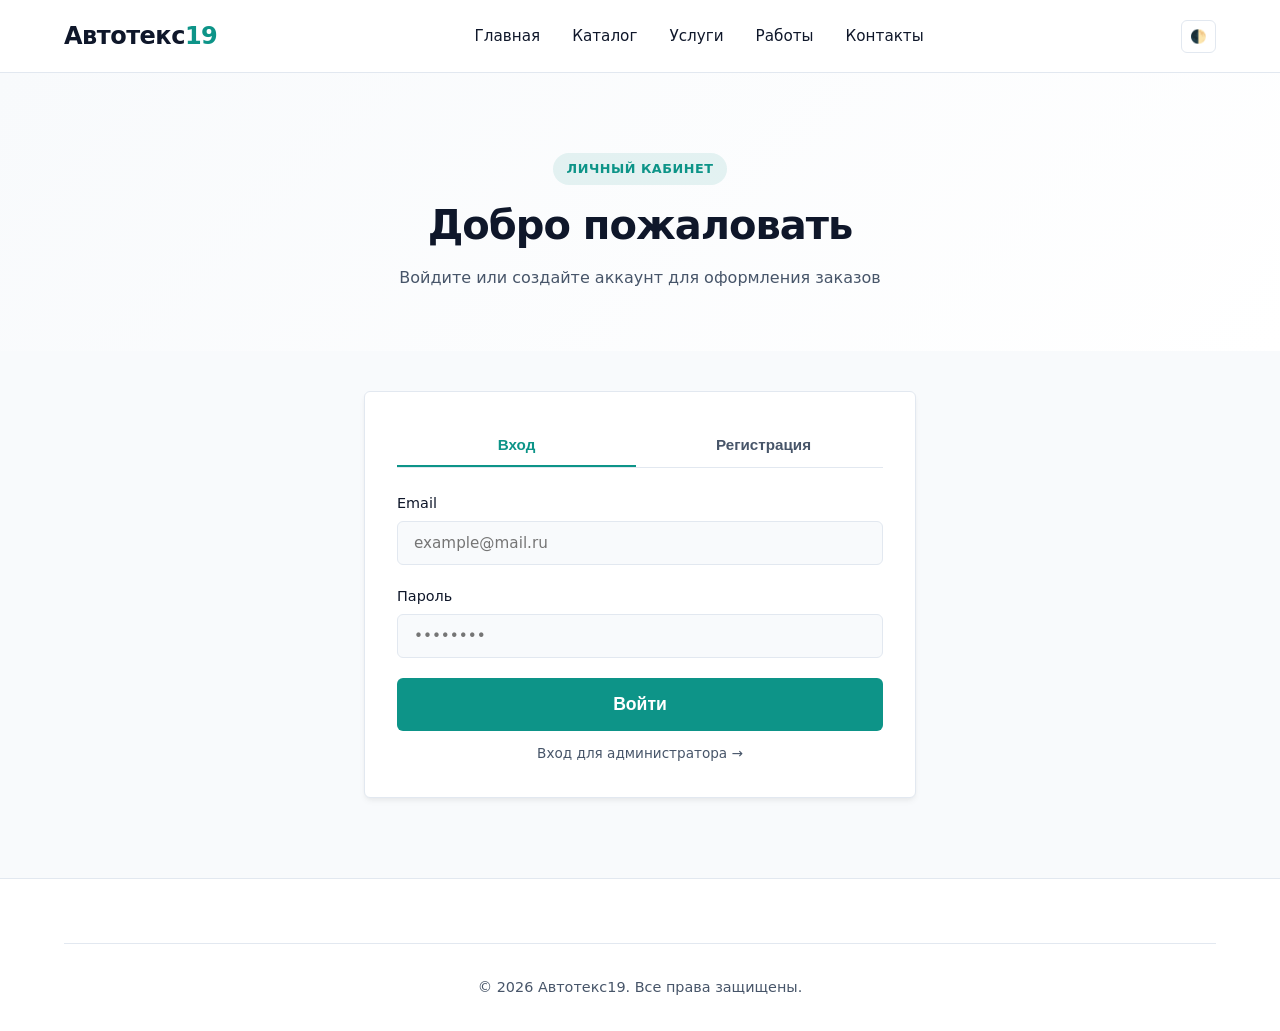
<file: profile.html>
<!DOCTYPE html>
<html lang="ru" data-theme="light">
<head>
<meta charset="UTF-8">
<meta name="viewport" content="width=device-width, initial-scale=1.0">
<title>Личный кабинет | Автотекс19</title>
<link rel="stylesheet" href="style.css">
</head>
<body>

<header>
  <div class="container nav-wrapper">
    <a href="index.html" class="logo">Автотекс<span>19</span></a>
    <nav>
      <ul id="nav-menu">
        <li><a href="index.html">Главная</a></li>
        <li><a href="catalog.html">Каталог</a></li>
        <li><a href="services.html">Услуги</a></li>
        <li><a href="portfolio.html">Работы</a></li>
        <li><a href="contacts.html">Контакты</a></li>
      </ul>
    </nav>
    <div style="display:flex; gap:12px; align-items:center;">
      <button class="theme-toggle" onclick="toggleTheme()">🌓</button>
      <button class="burger" id="burger"><span></span><span></span><span></span></button>
    </div>
  </div>
</header>

<section class="hero-small">
  <div class="container">
    <span class="badge">Профиль</span>
    <h1 id="profileTitle">Личный кабинет</h1>
    <p class="text-secondary" id="profileSubtitle">Управляйте заказами и личными данными</p>
  </div>
</section>

<section style="padding: 40px 0 80px;">
  <div class="container">
    <div class="profile-layout">
      <aside class="profile-sidebar card">
        <div class="profile-avatar" id="profileAvatar">И</div>
        <h3 id="profileName" style="text-align:center; margin-bottom:4px;">Имя</h3>
        <p class="text-secondary" id="profileEmail" style="text-align:center; font-size:0.9rem; margin-bottom:24px;">email@mail.ru</p>
        <nav class="profile-nav">
          <button class="profile-nav-btn active" data-section="orders">📦 Мои заказы</button>
          <button class="profile-nav-btn" data-section="info">👤 Личные данные</button>
          <button class="profile-nav-btn" data-section="security">🔒 Безопасность</button>
        </nav>
        <button class="btn btn-secondary btn-full" onclick="logout()" style="margin-top:24px;">Выйти</button>
      </aside>
      <main class="profile-content">
        <div class="profile-section active" id="section-orders">
          <div class="card">
            <div style="display:flex; justify-content:space-between; align-items:center; margin-bottom:24px;">
              <h2 style="margin:0;">Мои заказы</h2>
              <span class="badge" id="ordersCount">0 заказов</span>
            </div>
            <div id="ordersList"></div>
          </div>
        </div>
        <div class="profile-section" id="section-info">
          <div class="card">
            <h2 style="margin-bottom:24px;">Личные данные</h2>
            <form id="profileForm">
              <div class="grid grid-2">
                <div class="form-group">
                  <label>Имя</label>
                  <input type="text" id="editName" required>
                </div>
                <div class="form-group">
                  <label>Email</label>
                  <input type="email" id="editEmail" required>
                </div>
                <div class="form-group">
                  <label>Телефон</label>
                  <input type="tel" id="editPhone" class="phone-input">
                </div>
                <div class="form-group">
                  <label>Город</label>
                  <input type="text" id="editCity" placeholder="Москва">
                </div>
              </div>
              <div class="form-group">
                <label>Адрес</label>
                <input type="text" id="editAddress" placeholder="Улица, дом, квартира">
              </div>
              <div id="profileSuccess" class="alert" style="display:none;">Данные успешно сохранены</div>
              <button type="submit" class="btn btn-primary">Сохранить изменения</button>
            </form>
          </div>
        </div>
        <div class="profile-section" id="section-security">
          <div class="card">
            <h2 style="margin-bottom:24px;">Смена пароля</h2>
            <form id="passwordForm">
              <div class="form-group">
                <label>Текущий пароль</label>
                <input type="password" id="oldPassword" required>
              </div>
              <div class="form-group">
                <label>Новый пароль</label>
                <input type="password" id="newPassword" required minlength="6">
              </div>
              <div class="form-group">
                <label>Повторите новый пароль</label>
                <input type="password" id="newPassword2" required minlength="6">
              </div>
              <div id="passwordError" class="alert alert-error" style="display:none;"></div>
              <div id="passwordSuccess" class="alert" style="display:none;">Пароль успешно изменён</div>
              <button type="submit" class="btn btn-primary">Изменить пароль</button>
            </form>
          </div>
        </div>
      </main>
    </div>
  </div>
</section>

<footer>
  <div class="container">
    <div class="footer-bottom">© 2026 Автотекс19. Все права защищены.</div>
  </div>
</footer>

<script src="script.js"></script>
<script src="auth.js"></script>
<script src="profile.js"></script>
</body>
</html>
</file>
<file: style.css>
/* style.css */
:root {
    --bg-primary: #F8FAFC;
    --bg-surface: #FFFFFF;
    --text-primary: #0F172A;
    --text-secondary: #475569;
    --accent: #0D9488;
    --accent-hover: #0F766E;
    --border: #E2E8F0;
    --shadow: 0 4px 6px -1px rgba(0, 0, 0, 0.05), 0 2px 4px -1px rgba(0, 0, 0, 0.03);
    --radius: 6px;
}
[data-theme="dark"] {
    --bg-primary: #0F172A;
    --bg-surface: #1E293B;
    --text-primary: #F8FAFC;
    --text-secondary: #94A3B8;
    --accent: #2DD4BF;
    --accent-hover: #14B8A6;
    --border: #334155;
    --shadow: 0 4px 6px -1px rgba(0, 0, 0, 0.3), 0 2px 4px -1px rgba(0, 0, 0, 0.2);
}
* { box-sizing: border-box; margin: 0; padding: 0; }
body {
    font-family: 'Inter', system-ui, -apple-system, sans-serif;
    background-color: var(--bg-primary);
    color: var(--text-primary);
    line-height: 1.6;
    transition: background-color 0.3s ease, color 0.3s ease;
    display: flex;
    flex-direction: column;
    min-height: 100vh;
}
a { text-decoration: none; color: inherit; transition: color 0.2s; }
a:hover { color: var(--accent); }
.container { max-width: 1200px; margin: 0 auto; padding: 0 24px; width: 100%; }

/* Header */
header {
    background-color: var(--bg-surface);
    border-bottom: 1px solid var(--border);
    position: sticky;
    top: 0;
    z-index: 100;
}
.nav-wrapper {
    display: flex;
    justify-content: space-between;
    align-items: center;
    height: 72px;
}
.logo { font-size: 1.5rem; font-weight: 700; letter-spacing: -0.5px; }
.logo span { color: var(--accent); }
nav ul { display: flex; list-style: none; gap: 32px; }
nav a { font-weight: 500; font-size: 0.95rem; }
nav a.active { color: var(--accent); }
.theme-toggle {
    background: none;
    border: 1px solid var(--border);
    color: var(--text-primary);
    padding: 8px;
    border-radius: var(--radius);
    cursor: pointer;
    display: flex;
    align-items: center;
    justify-content: center;
    transition: all 0.2s;
}
.theme-toggle:hover { border-color: var(--accent); color: var(--accent); }

/* Buttons */
.btn {
    display: inline-flex;
    align-items: center;
    justify-content: center;
    padding: 12px 24px;
    border-radius: var(--radius);
    font-weight: 600;
    font-size: 0.95rem;
    cursor: pointer;
    transition: all 0.2s;
    border: none;
    gap: 8px;
}
.btn-primary { background-color: var(--accent); color: #FFFFFF; }
.btn-primary:hover { background-color: var(--accent-hover); }
.btn-secondary { background-color: transparent; border: 1px solid var(--border); color: var(--text-primary); }
.btn-secondary:hover { border-color: var(--accent); color: var(--accent); }
.btn-large { padding: 16px 32px; font-size: 1.1rem; }
.btn-full { width: 100%; }

/* Cards & Grid */
.card {
    background-color: var(--bg-surface);
    border: 1px solid var(--border);
    border-radius: var(--radius);
    padding: 24px;
    box-shadow: var(--shadow);
    transition: transform 0.2s, box-shadow 0.2s;
}
.card:hover { transform: translateY(-2px); box-shadow: 0 10px 15px -3px rgba(0, 0, 0, 0.1); }
.grid { display: grid; gap: 24px; }
.grid-2 { grid-template-columns: repeat(auto-fit, minmax(300px, 1fr)); }
.grid-3 { grid-template-columns: repeat(auto-fit, minmax(280px, 1fr)); }
.grid-4 { grid-template-columns: repeat(auto-fit, minmax(250px, 1fr)); }

/* Typography */
h1, h2, h3 { font-weight: 700; line-height: 1.2; margin-bottom: 16px; }
h1 { font-size: 2.5rem; letter-spacing: -1px; }
h2 { font-size: 2rem; letter-spacing: -0.5px; }
h3 { font-size: 1.25rem; }
.text-secondary { color: var(--text-secondary); }

/* Sections */
section { padding: 80px 0; }
.section-header { text-align: center; max-width: 700px; margin: 0 auto 48px; }

/* Hero Sections */
.hero {
    padding: 100px 0;
    background: linear-gradient(135deg, var(--bg-primary) 0%, var(--bg-surface) 100%);
}
.hero .container {
    display: grid;
    grid-template-columns: 1fr 1fr;
    gap: 60px;
    align-items: center;
}
.hero-content h1 { margin-bottom: 24px; }
.hero-content p { margin-bottom: 32px; font-size: 1.1rem; }
.hero-buttons { display: flex; gap: 16px; flex-wrap: wrap; }
.hero-image img {
    width: 100%;
    border-radius: var(--radius);
    box-shadow: 0 20px 25px -5px rgba(0, 0, 0, 0.1);
}
.hero-small {
    padding: 80px 0 60px;
    text-align: center;
    background: linear-gradient(135deg, var(--bg-primary) 0%, var(--bg-surface) 100%);
}

/* Product Cards */
.product-card { display: flex; flex-direction: column; }
.product-image {
    width: 100%;
    height: 220px;
    object-fit: cover;
    border-radius: var(--radius);
    margin-bottom: 16px;
}
.product-card .badge { margin-bottom: 12px; }
.product-card h3 { margin-bottom: 12px; }
.product-card .specs { margin: 16px 0; flex-grow: 1; }
.product-card .price { margin: 16px 0; }

/* Service Cards */
.service-card .service-image {
    width: 100%;
    height: 200px;
    object-fit: cover;
    border-radius: var(--radius);
    margin-bottom: 16px;
}

/* Portfolio Cards */
.portfolio-card { padding: 0; overflow: hidden; }
.portfolio-image { position: relative; overflow: hidden; }
.portfolio-image img {
    width: 100%;
    height: 280px;
    object-fit: cover;
    transition: transform 0.3s;
}
.portfolio-card:hover .portfolio-image img { transform: scale(1.05); }
.portfolio-overlay { position: absolute; top: 16px; left: 16px; }
.portfolio-content { padding: 20px; }
.portfolio-content p { margin-bottom: 8px; }

/* Advantage Cards */
.advantage-card { text-align: center; }
.advantage-card .icon { font-size: 3rem; margin-bottom: 16px; }

/* Process Steps */
.process-steps {
    display: grid;
    grid-template-columns: repeat(auto-fit, minmax(250px, 1fr));
    gap: 32px;
    margin-top: 48px;
}
.step {
    display: flex;
    gap: 20px;
    padding: 24px;
    background-color: var(--bg-surface);
    border: 1px solid var(--border);
    border-radius: var(--radius);
}
.step-number { font-size: 2rem; font-weight: 700; color: var(--accent); opacity: 0.5; line-height: 1; }
.step-content h3 { margin-bottom: 8px; font-size: 1.1rem; }

/* Filter Tabs */
.filter-tabs { display: flex; gap: 12px; margin-bottom: 32px; flex-wrap: wrap; justify-content: center; }
.tab-btn {
    padding: 10px 20px;
    border: 1px solid var(--border);
    background-color: var(--bg-surface);
    color: var(--text-primary);
    border-radius: 99px;
    cursor: pointer;
    transition: all 0.2s;
    font-weight: 500;
}
.tab-btn:hover, .tab-btn.active {
    background-color: var(--accent);
    color: #FFFFFF;
    border-color: var(--accent);
}

/* Forms */
.form-group { margin-bottom: 20px; position: relative; }
input, textarea, select {
    width: 100%;
    padding: 12px 16px;
    background-color: var(--bg-primary);
    border: 1px solid var(--border);
    border-radius: var(--radius);
    color: var(--text-primary);
    font-family: inherit;
    font-size: 0.95rem;
    transition: border-color 0.2s, background-color 0.2s;
}
input:focus, textarea:focus, select:focus { outline: none; border-color: var(--accent); }
label { display: block; margin-bottom: 6px; font-weight: 500; font-size: 0.9rem; }
.contact-form-wrapper { max-width: 600px; margin: 0 auto; }
.form-note { font-size: 0.85rem; margin-top: 12px; text-align: center; }

/* Form Validation */
.form-error {
    display: none;
    color: #EF4444;
    font-size: 0.85rem;
    margin-top: 6px;
    font-weight: 500;
}
.form-group.error input,
.form-group.error textarea,
.form-group.error select {
    border-color: #EF4444;
    background-color: rgba(239, 68, 68, 0.05);
}
.form-group.error .form-error { display: block; }
.form-group.success input,
.form-group.success textarea,
.form-group.success select {
    border-color: #10B981;
}
.form-success-message {
    display: none;
    padding: 20px;
    background: rgba(16, 185, 129, 0.1);
    border: 1px solid #10B981;
    border-radius: var(--radius);
    color: #10B981;
    text-align: center;
    font-weight: 600;
    margin-top: 16px;
}
.form-success-message.show { display: block; animation: fadeIn 0.3s; }

/* Contact Info */
.contact-block { margin-bottom: 32px; padding-bottom: 32px; border-bottom: 1px solid var(--border); }
.contact-block:last-child { border-bottom: none; }
.contact-block h3 { margin-bottom: 12px; font-size: 1.1rem; }
.contact-block a { color: var(--accent); }

/* Map */
.map-placeholder {
    position: relative;
    width: 100%;
    height: 400px;
    border-radius: var(--radius);
    overflow: hidden;
}
.map-placeholder img { width: 100%; height: 100%; object-fit: cover; }
.map-overlay {
    position: absolute;
    bottom: 20px;
    left: 50%;
    transform: translateX(-50%);
    background-color: var(--bg-surface);
    padding: 12px 24px;
    border-radius: var(--radius);
    box-shadow: var(--shadow);
}

/* Legal Info */
.legal-info p { margin-bottom: 8px; }

/* CTA Section */
.cta-section { background-color: var(--bg-primary); }
.cta-card { text-align: center; padding: 60px 40px; }
.cta-card h2 { margin-bottom: 16px; }
.cta-card > p { margin-bottom: 32px; font-size: 1.1rem; }

/* Breadcrumb */
.breadcrumb-section { padding: 24px 0; border-bottom: 1px solid var(--border); }
.breadcrumb a { color: var(--text-secondary); }
.breadcrumb a:hover { color: var(--accent); }

/* Footer */
footer {
    background-color: var(--bg-surface);
    border-top: 1px solid var(--border);
    padding: 64px 0 32px;
    margin-top: auto;
}
.footer-grid { display: grid; grid-template-columns: repeat(auto-fit, minmax(200px, 1fr)); gap: 40px; margin-bottom: 40px; }
.footer-links { list-style: none; }
.footer-links li { margin-bottom: 12px; }
.footer-links a { color: var(--text-secondary); }
.footer-links a:hover { color: var(--accent); }
.footer-bottom { text-align: center; padding-top: 32px; border-top: 1px solid var(--border); color: var(--text-secondary); font-size: 0.9rem; }

/* Utilities */
.badge {
    display: inline-block;
    padding: 6px 14px;
    background-color: rgba(13, 148, 136, 0.1);
    color: var(--accent);
    border-radius: 99px;
    font-size: 0.8rem;
    font-weight: 600;
    margin-bottom: 16px;
    text-transform: uppercase;
    letter-spacing: 0.5px;
}
.badge.new { background-color: rgba(139, 92, 246, 0.1); color: #8B5CF6; }
[data-theme="dark"] .badge { background-color: rgba(45, 212, 191, 0.15); }
.price { font-size: 1.5rem; font-weight: 700; color: var(--accent); margin: 16px 0; }
.specs { list-style: none; margin: 16px 0; }
.specs li { padding: 4px 0; font-size: 0.9rem; color: var(--text-secondary); display: flex; align-items: center; gap: 8px; }
.specs li::before { content: ""; width: 6px; height: 6px; background-color: var(--accent); border-radius: 50%; display: inline-block; }

/* Alerts */
.alert { padding: 16px; border-radius: var(--radius); border-left: 4px solid var(--accent); background-color: var(--bg-surface); margin-bottom: 16px; }
.alert-error { border-left-color: #EF4444; }

/* Burger */
.burger {
    display: none;
    flex-direction: column;
    gap: 4px;
    cursor: pointer;
    z-index: 110;
    background: none;
    border: none;
    padding: 8px;
}
.burger span {
    display: block;
    width: 26px;
    height: 3px;
    background-color: var(--text-primary);
    transition: all 0.3s ease;
    border-radius: 2px;
}

/* Responsive - Mobile */
@media (max-width: 768px) {
    .nav-wrapper { flex-wrap: wrap; height: auto; padding: 12px 20px; }
    nav ul {
        position: fixed;
        top: 72px;
        left: -100%;
        width: 100%;
        height: calc(100vh - 72px);
        background-color: var(--bg-surface);
        flex-direction: column;
        align-items: center;
        justify-content: flex-start;
        padding-top: 60px;
        gap: 28px;
        font-size: 1.1rem;
        box-shadow: var(--shadow);
        transition: left 0.4s cubic-bezier(0.4, 0, 0.2, 1);
        z-index: 105;
    }
    nav ul.active { left: 0; }
    .burger { display: flex; }
    .hero .container { grid-template-columns: 1fr; }
    .hero-buttons { flex-direction: column; }
    h1 { font-size: 2rem; }
    h2 { font-size: 1.5rem; }
    .grid-2, .grid-3, .grid-4 { grid-template-columns: 1fr; }
    .process-steps { grid-template-columns: 1fr; }
    .step { flex-direction: column; text-align: center; }
}

/* Responsive - Tablet */
@media (min-width: 769px) and (max-width: 1024px) {
    .grid-3 { grid-template-columns: repeat(auto-fit, minmax(340px, 1fr)); }
    .hero .container { gap: 40px; }
    h1 { font-size: 2.3rem; }
    h2 { font-size: 1.8rem; }
}

/* ============ AUTH ============ */
.auth-card {
    background: var(--bg-surface);
    border: 1px solid var(--border);
    border-radius: var(--radius);
    padding: 32px;
    box-shadow: var(--shadow);
}
.auth-tabs { display: flex; gap: 8px; margin-bottom: 24px; border-bottom: 1px solid var(--border); }
.auth-tab {
    flex: 1;
    padding: 12px;
    background: none;
    border: none;
    border-bottom: 2px solid transparent;
    color: var(--text-secondary);
    font-weight: 600;
    cursor: pointer;
    transition: all 0.2s;
    font-size: 0.95rem;
}
.auth-tab.active { color: var(--accent); border-bottom-color: var(--accent); }
.auth-form { display: none; }
.auth-form.active { display: block; animation: fadeIn 0.3s; }
@keyframes fadeIn { from { opacity: 0; transform: translateY(8px); } to { opacity: 1; transform: translateY(0); } }

/* ============ PROFILE ============ */
.profile-layout { display: grid; grid-template-columns: 280px 1fr; gap: 24px; align-items: start; }
.profile-sidebar { position: sticky; top: 96px; }
.profile-avatar {
    width: 80px;
    height: 80px;
    border-radius: 50%;
    background: linear-gradient(135deg, var(--accent), var(--accent-hover));
    color: #fff;
    display: flex;
    align-items: center;
    justify-content: center;
    font-size: 2rem;
    font-weight: 700;
    margin: 0 auto 16px;
}
.profile-nav { display: flex; flex-direction: column; gap: 4px; }
.profile-nav-btn {
    padding: 12px 16px;
    background: none;
    border: none;
    border-radius: var(--radius);
    text-align: left;
    color: var(--text-primary);
    cursor: pointer;
    font-size: 0.95rem;
    transition: all 0.2s;
    font-family: inherit;
}
.profile-nav-btn:hover { background: var(--bg-primary); }
.profile-nav-btn.active { background: rgba(13, 148, 136, 0.1); color: var(--accent); font-weight: 600; }
.profile-section { display: none; }
.profile-section.active { display: block; animation: fadeIn 0.3s; }

.order-item {
    padding: 16px;
    border: 1px solid var(--border);
    border-radius: var(--radius);
    margin-bottom: 12px;
    display: grid;
    grid-template-columns: 1fr auto;
    gap: 12px;
    align-items: center;
}
.order-item-info h4 { margin-bottom: 4px; }
.order-item-meta { font-size: 0.85rem; color: var(--text-secondary); }
.order-status { padding: 4px 12px; border-radius: 99px; font-size: 0.8rem; font-weight: 600; }
.status-new { background: rgba(59,130,246,0.1); color: #3B82F6; }
.status-processing { background: rgba(245,158,11,0.1); color: #F59E0B; }
.status-done { background: rgba(16,185,129,0.1); color: #10B981; }
.status-cancelled { background: rgba(239,68,68,0.1); color: #EF4444; }

/* ============ ADMIN ============ */
.admin-body { background: var(--bg-primary); }
.admin-layout { display: grid; grid-template-columns: 260px 1fr; min-height: 100vh; }
.admin-sidebar {
    background: var(--bg-surface);
    border-right: 1px solid var(--border);
    padding: 24px 16px;
    display: flex;
    flex-direction: column;
    position: sticky;
    top: 0;
    height: 100vh;
    overflow-y: auto;
}
.admin-sidebar-header { padding: 0 8px 24px; border-bottom: 1px solid var(--border); margin-bottom: 16px; }
.admin-sidebar-header .logo { font-size: 1.3rem; }
.admin-nav { display: flex; flex-direction: column; gap: 4px; flex-grow: 1; }
.admin-nav-btn {
    padding: 10px 12px;
    background: none;
    border: none;
    border-radius: var(--radius);
    text-align: left;
    color: var(--text-primary);
    cursor: pointer;
    font-size: 0.9rem;
    transition: all 0.2s;
    font-family: inherit;
    font-weight: 500;
}
.admin-nav-btn:hover { background: var(--bg-primary); }
.admin-nav-btn.active { background: var(--accent); color: #fff; }
.admin-sidebar-footer { padding-top: 16px; border-top: 1px solid var(--border); }
.admin-user-info { display: flex; gap: 10px; align-items: center; padding: 8px; }
.admin-user-avatar {
    width: 36px; height: 36px; border-radius: 50%;
    background: var(--accent); color: #fff;
    display: flex; align-items: center; justify-content: center;
    font-weight: 700;
}
.admin-main { display: flex; flex-direction: column; min-width: 0; }
.admin-topbar {
    background: var(--bg-surface);
    border-bottom: 1px solid var(--border);
    padding: 16px 32px;
    display: flex;
    justify-content: space-between;
    align-items: center;
    position: sticky;
    top: 0;
    z-index: 50;
}
.admin-topbar h2 { margin: 0; font-size: 1.3rem; }
.admin-topbar-actions { display: flex; gap: 12px; align-items: center; }
.admin-content { padding: 32px; flex-grow: 1; }
.admin-section { display: none; }
.admin-section.active { display: block; animation: fadeIn 0.3s; }
.admin-section-header {
    display: flex;
    justify-content: space-between;
    align-items: center;
    margin-bottom: 24px;
    flex-wrap: wrap;
    gap: 12px;
}
.admin-section-header h2 { margin: 0; }
.admin-filters { display: flex; gap: 8px; }

.stats-grid { display: grid; grid-template-columns: repeat(auto-fit, minmax(200px, 1fr)); gap: 16px; }
.stat-card {
    background: var(--bg-surface);
    border: 1px solid var(--border);
    border-radius: var(--radius);
    padding: 20px;
    display: flex;
    gap: 16px;
    align-items: center;
}
.stat-icon {
    width: 48px; height: 48px;
    border-radius: var(--radius);
    display: flex; align-items: center; justify-content: center;
    font-size: 1.5rem;
}
.stat-value { font-size: 1.75rem; font-weight: 700; line-height: 1; }
.stat-label { color: var(--text-secondary); font-size: 0.85rem; margin-top: 4px; }

.admin-table-wrapper { overflow-x: auto; }
.admin-table { width: 100%; border-collapse: collapse; font-size: 0.9rem; }
.admin-table th, .admin-table td { padding: 12px; text-align: left; border-bottom: 1px solid var(--border); }
.admin-table th {
    font-weight: 600;
    color: var(--text-secondary);
    font-size: 0.8rem;
    text-transform: uppercase;
    letter-spacing: 0.5px;
    background: var(--bg-primary);
}
.admin-table tr:hover td { background: var(--bg-primary); }
.admin-table .actions { display: flex; gap: 6px; }
.admin-table .actions button {
    padding: 6px 10px;
    border: 1px solid var(--border);
    background: var(--bg-surface);
    border-radius: var(--radius);
    cursor: pointer;
    font-size: 0.8rem;
    transition: all 0.2s;
}
.admin-table .actions button:hover { border-color: var(--accent); color: var(--accent); }
.admin-table .actions .btn-delete:hover { border-color: #EF4444; color: #EF4444; }

.admin-auth-wrapper {
    min-height: 100vh;
    display: flex;
    align-items: center;
    justify-content: center;
    background: linear-gradient(135deg, var(--bg-primary), var(--bg-surface));
    padding: 20px;
}
.admin-auth-card {
    width: 100%;
    max-width: 440px;
    background: var(--bg-surface);
    border: 1px solid var(--border);
    border-radius: var(--radius);
    padding: 32px;
    box-shadow: 0 20px 25px -5px rgba(0,0,0,0.1);
}
.admin-auth-logo { text-align: center; margin-bottom: 24px; }
.admin-shield { font-size: 3rem; display: block; margin-bottom: 8px; }

.modal {
    display: none;
    position: fixed;
    inset: 0;
    background: rgba(0,0,0,0.5);
    z-index: 1000;
    align-items: center;
    justify-content: center;
    padding: 20px;
}
.modal.active { display: flex; animation: fadeIn 0.2s; }
.modal-content {
    background: var(--bg-surface);
    border-radius: var(--radius);
    padding: 24px;
    width: 100%;
    max-width: 500px;
    max-height: 90vh;
    overflow-y: auto;
}
.modal-header { display: flex; justify-content: space-between; align-items: center; margin-bottom: 20px; }
.modal-close {
    background: none;
    border: none;
    font-size: 1.8rem;
    cursor: pointer;
    color: var(--text-secondary);
    line-height: 1;
}

@media (max-width: 900px) {
    .profile-layout { grid-template-columns: 1fr; }
    .profile-sidebar { position: static; }
    .admin-layout { grid-template-columns: 1fr; }
    .admin-sidebar {
        position: fixed;
        left: -280px;
        width: 260px;
        transition: left 0.3s;
        z-index: 200;
    }
    .admin-sidebar.open { left: 0; }
    .admin-content { padding: 16px; }
    .admin-topbar { padding: 12px 16px; }
}
</file>
